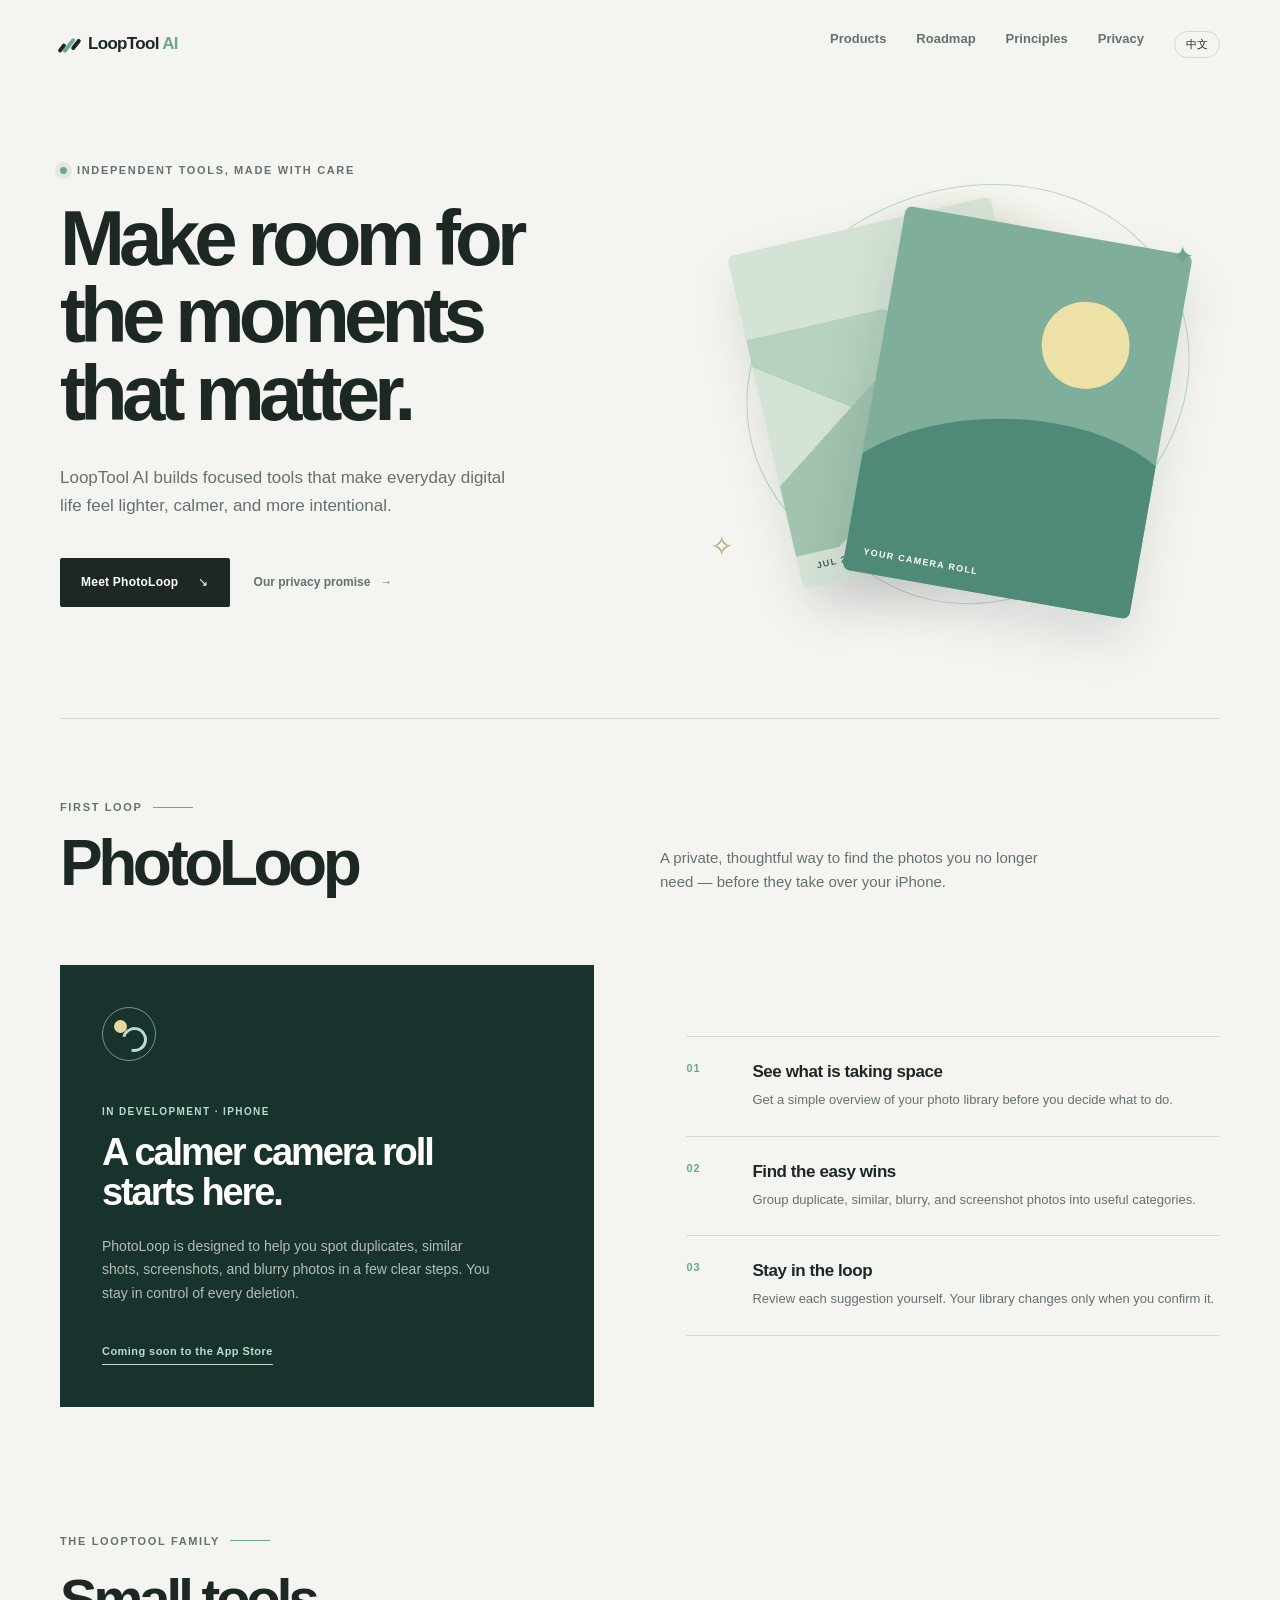
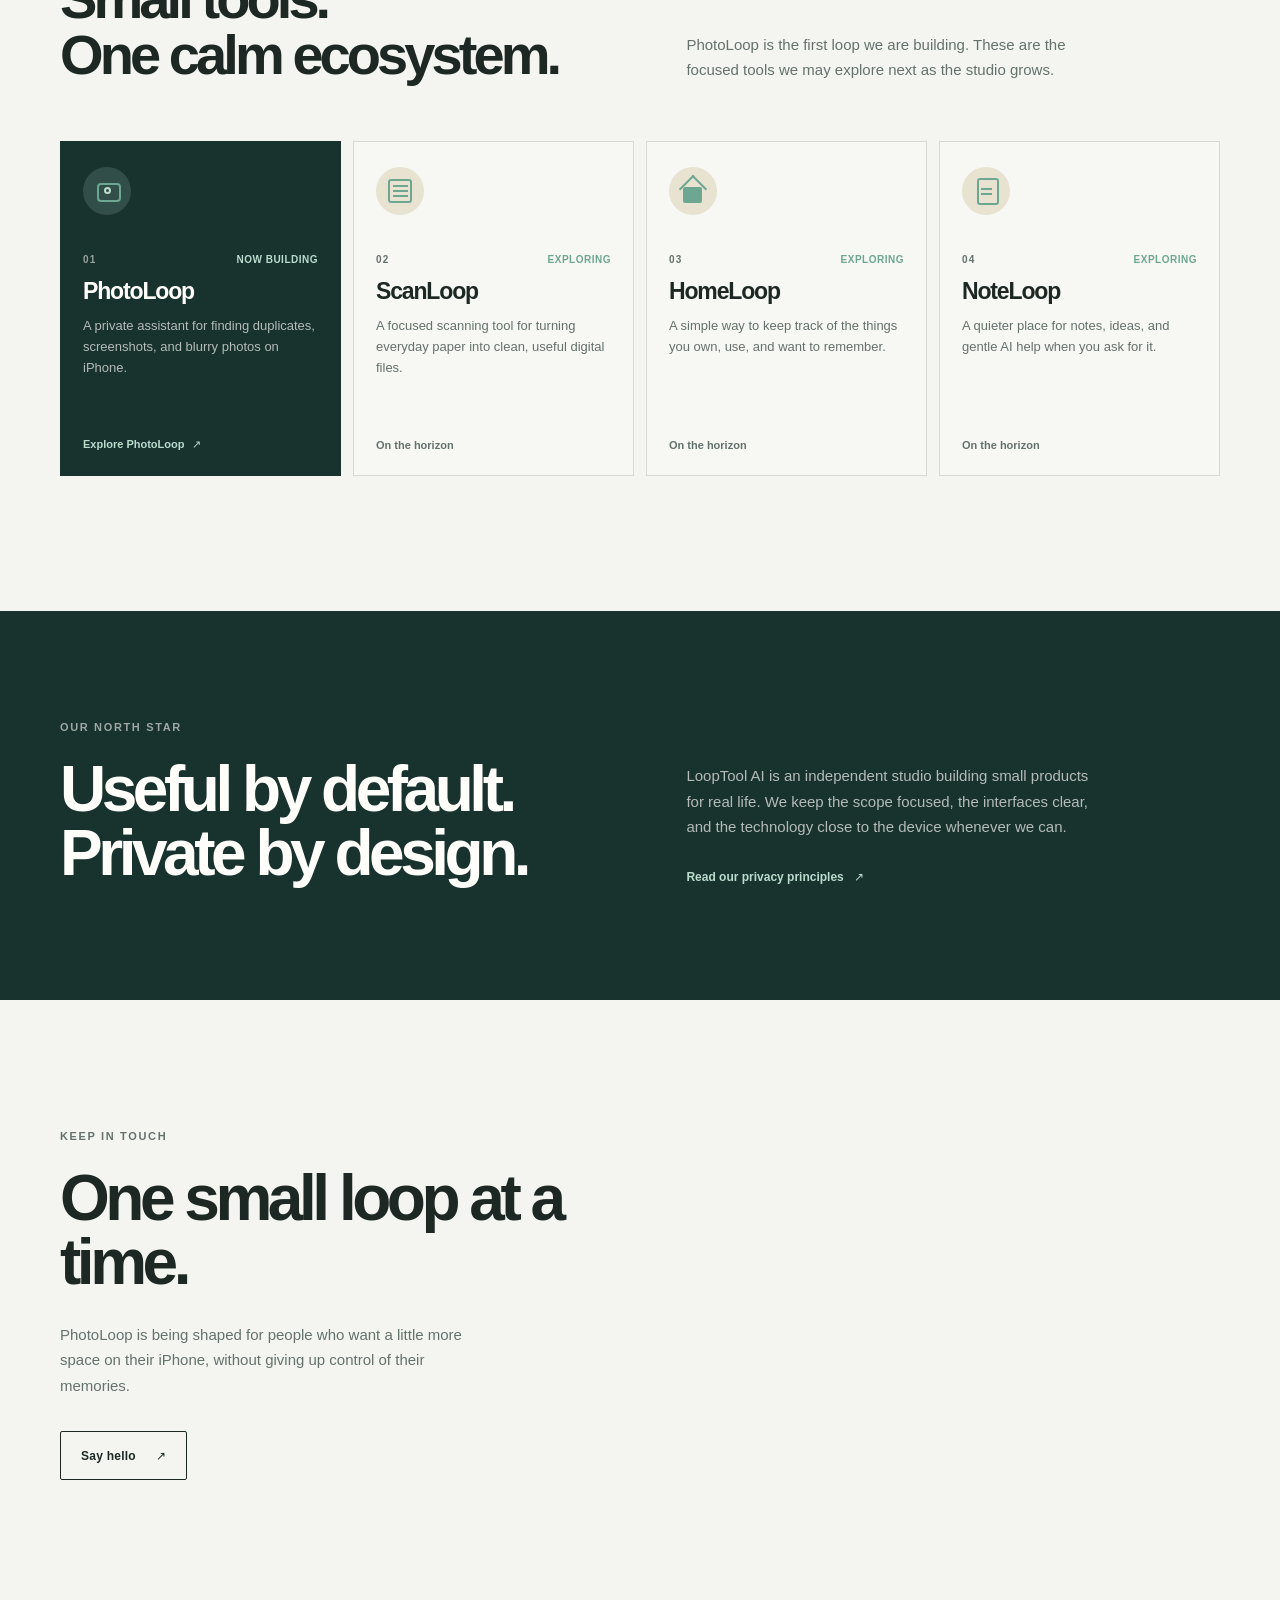
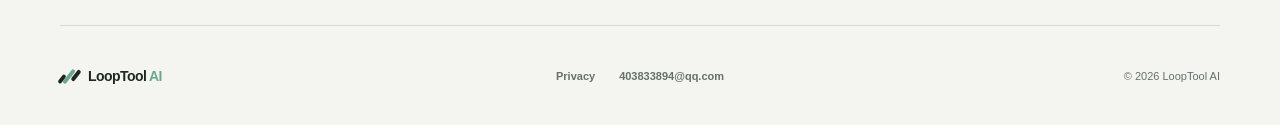
<file: index.html>
<!doctype html>
<html lang="en">
  <head>
    <meta charset="utf-8" />
    <meta name="viewport" content="width=device-width, initial-scale=1" />
    <meta name="theme-color" content="#f4f5f1" />
    <meta
      name="description"
      data-en="LoopTool AI makes small, thoughtful tools for everyday digital life. Meet PhotoLoop, a private photo organizing assistant for iPhone."
      data-zh="LoopTool AI 打造简洁、贴心的日常数字工具。认识 PhotoLoop——一款注重隐私的 iPhone 照片整理助手。"
      content="LoopTool AI makes small, thoughtful tools for everyday digital life. Meet PhotoLoop, a private photo organizing assistant for iPhone."
    />
    <title data-en="LoopTool AI — Small tools for everyday loops" data-zh="LoopTool AI — 让日常更轻松的小工具">LoopTool AI — Small tools for everyday loops</title>
    <link rel="stylesheet" href="styles.css" />
    <script src="script.js" defer></script>
  </head>
  <body>
    <header class="site-header">
      <a class="brand" href="index.html" aria-label="LoopTool AI home">
        <span class="brand-mark" aria-hidden="true"><span></span><span></span><span></span></span>
        <span>LoopTool <em>AI</em></span>
      </a>
      <nav class="site-nav" aria-label="Primary navigation">
        <a href="#product"><span data-en="Products" data-zh="产品">Products</span></a>
        <a href="#roadmap"><span data-en="Roadmap" data-zh="产品规划">Roadmap</span></a>
        <a href="#principles"><span data-en="Principles" data-zh="原则">Principles</span></a>
        <a href="privacy.html"><span data-en="Privacy" data-zh="隐私">Privacy</span></a>
        <button class="language-toggle" id="language-toggle" type="button" aria-label="Switch to Chinese">中文</button>
      </nav>
    </header>

    <main>
      <section class="hero page-width">
        <div class="hero-copy">
          <p class="eyebrow"><span class="eyebrow-dot"></span><span data-en="Independent tools, made with care" data-zh="独立开发，认真做好每个工具">Independent tools, made with care</span></p>
          <h1 data-en="Make room for the moments that matter." data-zh="为重要的时刻留出空间。">Make room for the moments that matter.</h1>
          <p class="hero-text" data-en="LoopTool AI builds focused tools that make everyday digital life feel lighter, calmer, and more intentional." data-zh="LoopTool AI 专注打造小而有用的工具，让日常数字生活更轻松、更从容、更有掌控感。">
            LoopTool AI builds focused tools that make everyday digital life feel lighter, calmer, and more intentional.
          </p>
          <div class="hero-actions">
            <a class="button button-dark" href="#product"><span data-en="Meet PhotoLoop" data-zh="了解 PhotoLoop">Meet PhotoLoop</span> <span aria-hidden="true">↘</span></a>
            <a class="text-link" href="privacy.html"><span data-en="Our privacy promise" data-zh="我们的隐私承诺">Our privacy promise</span> <span aria-hidden="true">→</span></a>
          </div>
        </div>

        <div class="hero-art" aria-label="Abstract illustration of organized photo memories" role="img">
          <div class="sun-glow"></div>
          <div class="orbit orbit-one"></div>
          <div class="orbit orbit-two"></div>
          <div class="memory-card memory-back">
            <div class="memory-shape shape-mountain"></div>
            <span>JUL 24</span>
          </div>
          <div class="memory-card memory-front">
            <div class="memory-shape shape-sun"></div>
            <div class="memory-shape shape-hill"></div>
            <span data-en="YOUR CAMERA ROLL" data-zh="你的相册">YOUR CAMERA ROLL</span>
          </div>
          <div class="spark spark-one">✦</div>
          <div class="spark spark-two">✧</div>
        </div>
      </section>

      <section class="product-section page-width" id="product">
        <div class="section-intro">
          <p class="eyebrow"><span data-en="First loop" data-zh="第一个产品">First loop</span> <span class="eyebrow-line"></span></p>
          <h2>PhotoLoop</h2>
          <p class="section-lede" data-en="A private, thoughtful way to find the photos you no longer need — before they take over your iPhone." data-zh="在照片占满 iPhone 之前，用一种注重隐私、清晰从容的方式找出不再需要的照片。">
            A private, thoughtful way to find the photos you no longer need — before they take over your iPhone.
          </p>
        </div>

        <div class="product-grid">
          <div class="product-panel">
            <div class="product-icon" aria-hidden="true">
              <span class="icon-sun"></span>
              <span class="icon-loop"></span>
            </div>
            <p class="product-status" data-en="In development · iPhone" data-zh="开发中 · iPhone">In development · iPhone</p>
            <h3 data-en="A calmer camera roll starts here." data-zh="从更清爽的相册开始。">A calmer camera roll starts here.</h3>
            <p data-en="PhotoLoop is designed to help you spot duplicates, similar shots, screenshots, and blurry photos in a few clear steps. You stay in control of every deletion." data-zh="PhotoLoop 会用几个清晰的步骤，帮助你找出重复、相似、截图和模糊照片。每一次删除都由你亲自确认。">
              PhotoLoop is designed to help you spot duplicates, similar shots, screenshots, and blurry photos in a few clear steps. You stay in control of every deletion.
            </p>
            <span class="coming-soon" data-en="Coming soon to the App Store" data-zh="即将登陆 App Store">Coming soon to the App Store</span>
          </div>

          <div class="feature-list" aria-label="PhotoLoop features">
            <div class="feature-item">
              <span class="feature-number">01</span>
              <div>
                <h3 data-en="See what is taking space" data-zh="看清空间被什么占用">See what is taking space</h3>
                <p data-en="Get a simple overview of your photo library before you decide what to do." data-zh="在决定如何整理之前，先清楚了解照片库的整体情况。">Get a simple overview of your photo library before you decide what to do.</p>
              </div>
            </div>
            <div class="feature-item">
              <span class="feature-number">02</span>
              <div>
                <h3 data-en="Find the easy wins" data-zh="先处理最容易的部分">Find the easy wins</h3>
                <p data-en="Group duplicate, similar, blurry, and screenshot photos into useful categories." data-zh="把重复、相似、模糊和截图照片整理成清晰的分类。">Group duplicate, similar, blurry, and screenshot photos into useful categories.</p>
              </div>
            </div>
            <div class="feature-item">
              <span class="feature-number">03</span>
              <div>
                <h3 data-en="Stay in the loop" data-zh="每一步都由你决定">Stay in the loop</h3>
                <p data-en="Review each suggestion yourself. Your library changes only when you confirm it." data-zh="亲自查看每一项建议。只有在你确认后，照片库才会发生变化。">Review each suggestion yourself. Your library changes only when you confirm it.</p>
              </div>
            </div>
          </div>
        </div>
      </section>

      <section class="roadmap-section page-width" id="roadmap">
        <div class="roadmap-heading">
          <div>
            <p class="eyebrow"><span data-en="The LoopTool family" data-zh="LoopTool 产品家族">The LoopTool family</span> <span class="eyebrow-line"></span></p>
            <h2 data-en="Small tools.<br />One calm ecosystem." data-zh="小工具。<br />组成一个轻盈的工具生态。">Small tools.<br />One calm ecosystem.</h2>
          </div>
          <p data-en="PhotoLoop is the first loop we are building. These are the focused tools we may explore next as the studio grows." data-zh="PhotoLoop 是我们正在打造的第一个产品。随着工作室发展，这些是我们可能继续探索的专注型工具。">
            PhotoLoop is the first loop we are building. These are the focused tools we may explore next as the studio grows.
          </p>
        </div>

        <div class="roadmap-grid">
          <article class="roadmap-card roadmap-card-featured">
            <div class="roadmap-icon roadmap-icon-photo" aria-hidden="true"><span></span></div>
            <div class="roadmap-meta"><span>01</span><span class="roadmap-status active-status" data-en="Now building" data-zh="正在开发">Now building</span></div>
            <h3>PhotoLoop</h3>
            <p data-en="A private assistant for finding duplicates, screenshots, and blurry photos on iPhone." data-zh="一款注重隐私的 iPhone 照片整理助手，帮助你找出重复、截图和模糊照片。">A private assistant for finding duplicates, screenshots, and blurry photos on iPhone.</p>
            <a href="#product" class="card-link"><span data-en="Explore PhotoLoop" data-zh="了解 PhotoLoop">Explore PhotoLoop</span> <span aria-hidden="true">↗</span></a>
          </article>
          <article class="roadmap-card">
            <div class="roadmap-icon roadmap-icon-scan" aria-hidden="true"><span></span></div>
            <div class="roadmap-meta"><span>02</span><span class="roadmap-status" data-en="Exploring" data-zh="规划中">Exploring</span></div>
            <h3>ScanLoop</h3>
            <p data-en="A focused scanning tool for turning everyday paper into clean, useful digital files." data-zh="一款专注的扫描工具，把日常纸张变成整洁、好用的数字文件。">A focused scanning tool for turning everyday paper into clean, useful digital files.</p>
            <span class="card-link muted-link" data-en="On the horizon" data-zh="未来探索">On the horizon</span>
          </article>
          <article class="roadmap-card">
            <div class="roadmap-icon roadmap-icon-home" aria-hidden="true"><span></span></div>
            <div class="roadmap-meta"><span>03</span><span class="roadmap-status" data-en="Exploring" data-zh="规划中">Exploring</span></div>
            <h3>HomeLoop</h3>
            <p data-en="A simple way to keep track of the things you own, use, and want to remember." data-zh="用一种简单的方式记录你拥有、使用和想要记住的物品。">A simple way to keep track of the things you own, use, and want to remember.</p>
            <span class="card-link muted-link" data-en="On the horizon" data-zh="未来探索">On the horizon</span>
          </article>
          <article class="roadmap-card">
            <div class="roadmap-icon roadmap-icon-note" aria-hidden="true"><span></span></div>
            <div class="roadmap-meta"><span>04</span><span class="roadmap-status" data-en="Exploring" data-zh="规划中">Exploring</span></div>
            <h3>NoteLoop</h3>
            <p data-en="A quieter place for notes, ideas, and gentle AI help when you ask for it." data-zh="一个更安静的空间，用来记录笔记、想法，并在你需要时提供温和的 AI 帮助。">A quieter place for notes, ideas, and gentle AI help when you ask for it.</p>
            <span class="card-link muted-link" data-en="On the horizon" data-zh="未来探索">On the horizon</span>
          </article>
        </div>
      </section>

      <section class="principles-section" id="principles">
        <div class="page-width principles-wrap">
          <div>
            <p class="eyebrow eyebrow-light" data-en="Our north star" data-zh="我们的方向">Our north star</p>
            <h2 data-en="Useful by default.<br />Private by design." data-zh="默认实用。<br />隐私优先。">Useful by default.<br />Private by design.</h2>
          </div>
          <div class="principles-copy">
            <p data-en="LoopTool AI is an independent studio building small products for real life. We keep the scope focused, the interfaces clear, and the technology close to the device whenever we can." data-zh="LoopTool AI 是一个为真实生活打造小产品的独立工作室。我们保持功能聚焦、界面清晰，并尽可能让技术在设备本地运行。">
              LoopTool AI is an independent studio building small products for real life. We keep the scope focused, the interfaces clear, and the technology close to the device whenever we can.
            </p>
            <a class="light-link" href="privacy.html"><span data-en="Read our privacy principles" data-zh="阅读我们的隐私原则">Read our privacy principles</span> <span aria-hidden="true">↗</span></a>
          </div>
        </div>
      </section>

      <section class="closing-section page-width">
        <p class="eyebrow" data-en="Keep in touch" data-zh="保持联系">Keep in touch</p>
        <h2 data-en="One small loop at a time." data-zh="一次做好一个小工具。">One small loop at a time.</h2>
        <p data-en="PhotoLoop is being shaped for people who want a little more space on their iPhone, without giving up control of their memories." data-zh="PhotoLoop 为那些想在 iPhone 上留出更多空间、同时掌控自己记忆的人而打造。">PhotoLoop is being shaped for people who want a little more space on their iPhone, without giving up control of their memories.</p>
        <a class="button button-outline" href="mailto:403833894@qq.com"><span data-en="Say hello" data-zh="联系我">Say hello</span> <span aria-hidden="true">↗</span></a>
      </section>
    </main>

    <footer class="site-footer page-width">
      <a class="brand" href="index.html" aria-label="LoopTool AI home">
        <span class="brand-mark" aria-hidden="true"><span></span><span></span><span></span></span>
        <span>LoopTool <em>AI</em></span>
      </a>
      <div class="footer-links">
        <a href="privacy.html"><span data-en="Privacy" data-zh="隐私">Privacy</span></a>
        <a href="mailto:403833894@qq.com">403833894@qq.com</a>
      </div>
      <p data-en="© 2026 LoopTool AI" data-zh="© 2026 LoopTool AI">© 2026 LoopTool AI</p>
    </footer>
  </body>
</html>
</file>
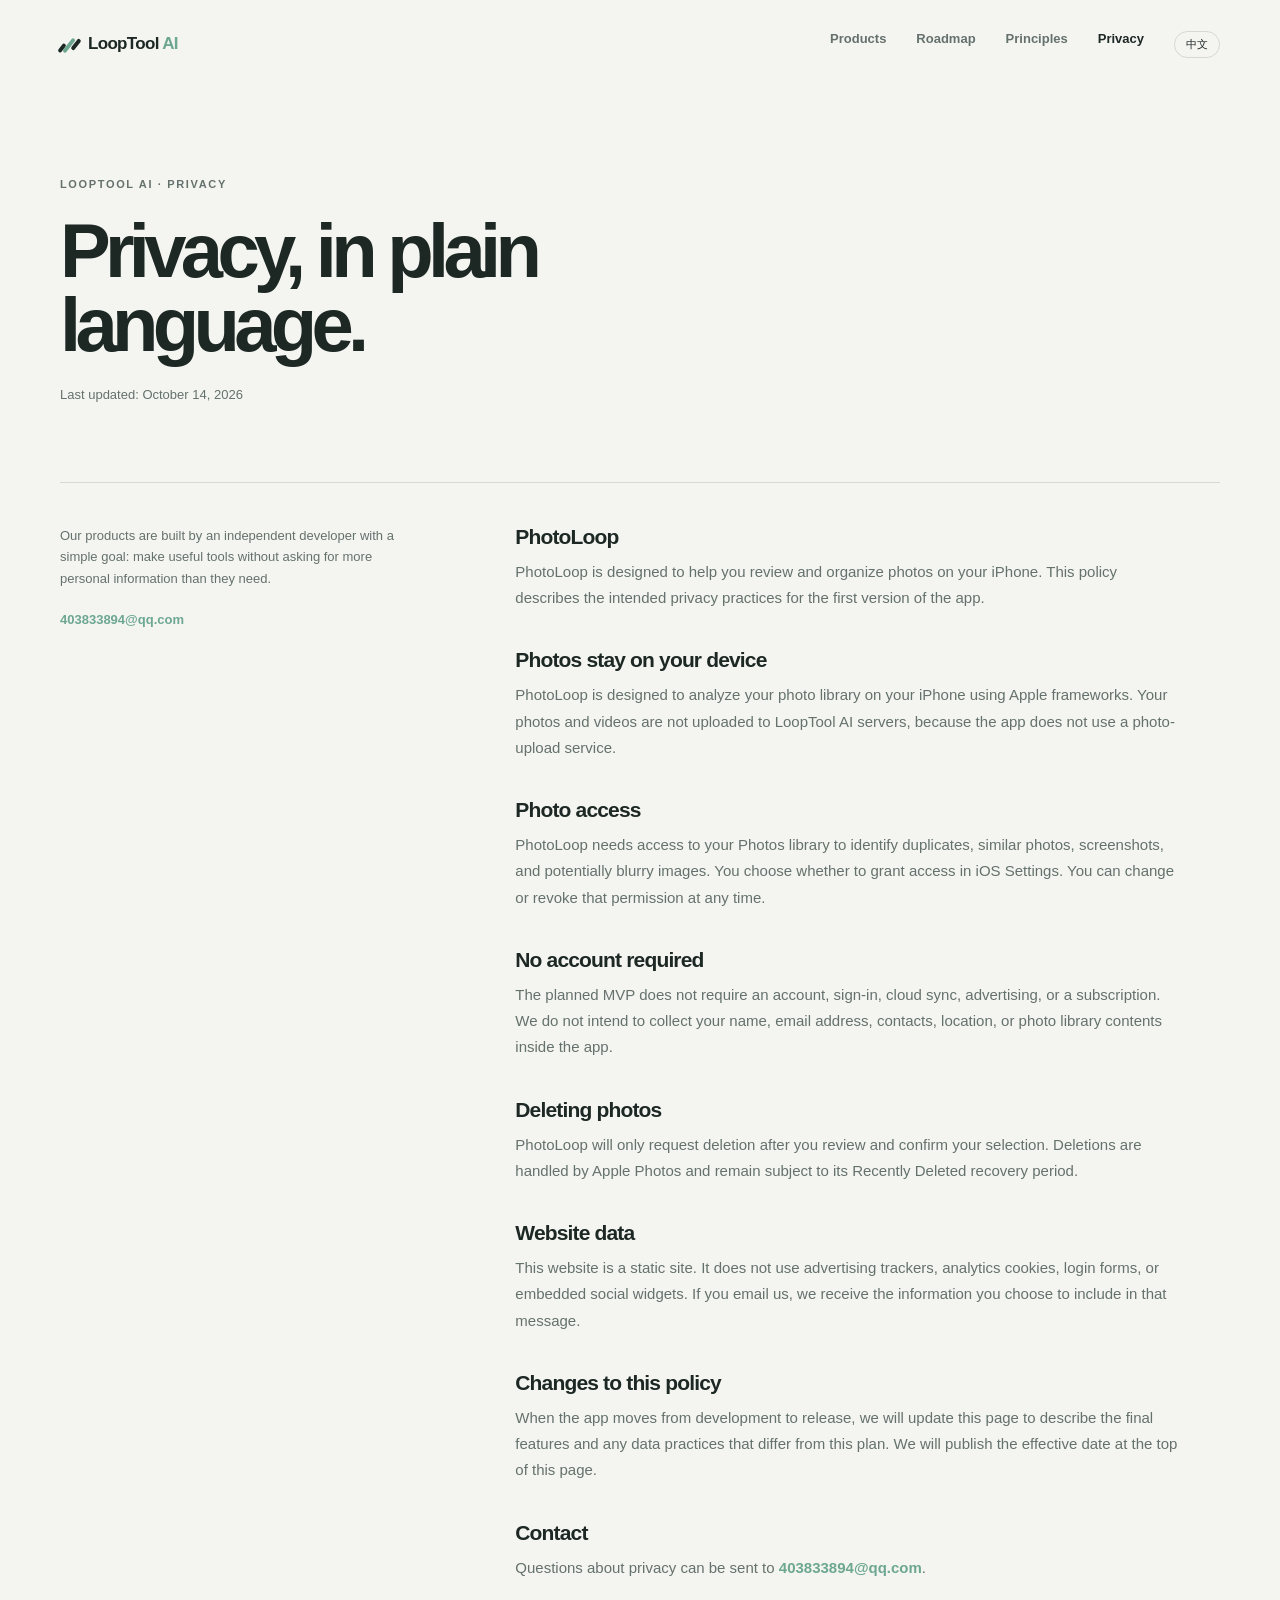
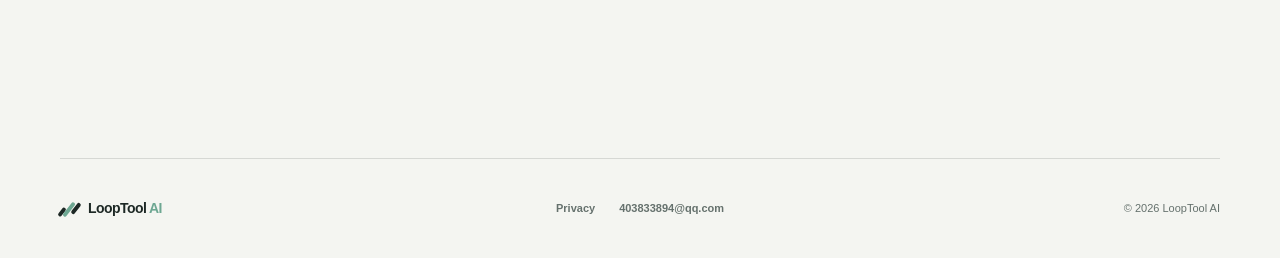
<file: privacy.html>
<!doctype html>
<html lang="en">
  <head>
    <meta charset="utf-8" />
    <meta name="viewport" content="width=device-width, initial-scale=1" />
    <meta name="theme-color" content="#f4f5f1" />
    <meta name="description" data-en="LoopTool AI privacy principles and PhotoLoop privacy policy." data-zh="LoopTool AI 隐私原则与 PhotoLoop 隐私政策。" content="LoopTool AI privacy principles and PhotoLoop privacy policy." />
    <title data-en="Privacy — LoopTool AI" data-zh="隐私 — LoopTool AI">Privacy — LoopTool AI</title>
    <link rel="stylesheet" href="styles.css" />
    <script src="script.js" defer></script>
  </head>
  <body>
    <header class="site-header">
      <a class="brand" href="index.html" aria-label="LoopTool AI home">
        <span class="brand-mark" aria-hidden="true"><span></span><span></span><span></span></span>
        <span>LoopTool <em>AI</em></span>
      </a>
      <nav class="site-nav" aria-label="Primary navigation">
        <a href="index.html#product"><span data-en="Products" data-zh="产品">Products</span></a>
        <a href="index.html#roadmap"><span data-en="Roadmap" data-zh="产品规划">Roadmap</span></a>
        <a href="index.html#principles"><span data-en="Principles" data-zh="原则">Principles</span></a>
        <a class="active" href="privacy.html"><span data-en="Privacy" data-zh="隐私">Privacy</span></a>
        <button class="language-toggle" id="language-toggle" type="button" aria-label="Switch to Chinese">中文</button>
      </nav>
    </header>

    <main class="legal-page page-width">
      <p class="eyebrow" data-en="LoopTool AI · Privacy" data-zh="LoopTool AI · 隐私">LoopTool AI · Privacy</p>
      <h1 data-en="Privacy, in plain language." data-zh="用简单的话说明隐私。">Privacy, in plain language.</h1>
      <p class="legal-updated" data-en="Last updated: October 14, 2026" data-zh="最后更新：2026 年 10 月 14 日">Last updated: October 14, 2026</p>

      <div class="legal-layout">
        <aside class="legal-aside">
          <p data-en="Our products are built by an independent developer with a simple goal: make useful tools without asking for more personal information than they need." data-zh="我们的产品由独立开发者打造，目标很简单：提供有用的工具，不索取超出实际需要的个人信息。">Our products are built by an independent developer with a simple goal: make useful tools without asking for more personal information than they need.</p>
          <a href="mailto:403833894@qq.com">403833894@qq.com</a>
        </aside>

        <article class="legal-content">
          <h2>PhotoLoop</h2>
          <p data-en="PhotoLoop is designed to help you review and organize photos on your iPhone. This policy describes the intended privacy practices for the first version of the app." data-zh="PhotoLoop 用于帮助你查看和整理 iPhone 上的照片。本政策说明了应用第一版计划采用的隐私做法。">PhotoLoop is designed to help you review and organize photos on your iPhone. This policy describes the intended privacy practices for the first version of the app.</p>

          <h2 data-en="Photos stay on your device" data-zh="照片留在你的设备上">Photos stay on your device</h2>
          <p data-en="PhotoLoop is designed to analyze your photo library on your iPhone using Apple frameworks. Your photos and videos are not uploaded to LoopTool AI servers, because the app does not use a photo-upload service." data-zh="PhotoLoop 计划使用 Apple 原生框架在 iPhone 本地分析照片库。你的照片和视频不会上传到 LoopTool AI 服务器，因为应用不提供照片上传服务。">PhotoLoop is designed to analyze your photo library on your iPhone using Apple frameworks. Your photos and videos are not uploaded to LoopTool AI servers, because the app does not use a photo-upload service.</p>

          <h2 data-en="Photo access" data-zh="照片权限">Photo access</h2>
          <p data-en="PhotoLoop needs access to your Photos library to identify duplicates, similar photos, screenshots, and potentially blurry images. You choose whether to grant access in iOS Settings. You can change or revoke that permission at any time." data-zh="PhotoLoop 需要访问照片库，以识别重复照片、相似照片、截图和可能模糊的图片。你可以在 iOS 设置中决定是否授权，也可以随时修改或撤销权限。">PhotoLoop needs access to your Photos library to identify duplicates, similar photos, screenshots, and potentially blurry images. You choose whether to grant access in iOS Settings. You can change or revoke that permission at any time.</p>

          <h2 data-en="No account required" data-zh="无需账号">No account required</h2>
          <p data-en="The planned MVP does not require an account, sign-in, cloud sync, advertising, or a subscription. We do not intend to collect your name, email address, contacts, location, or photo library contents inside the app." data-zh="计划中的 MVP 不需要账号、登录、云同步、广告或订阅。我们不打算在应用内收集你的姓名、邮箱、联系人、位置或照片库内容。">The planned MVP does not require an account, sign-in, cloud sync, advertising, or a subscription. We do not intend to collect your name, email address, contacts, location, or photo library contents inside the app.</p>

          <h2 data-en="Deleting photos" data-zh="删除照片">Deleting photos</h2>
          <p data-en="PhotoLoop will only request deletion after you review and confirm your selection. Deletions are handled by Apple Photos and remain subject to its Recently Deleted recovery period." data-zh="只有在你查看并确认选择后，PhotoLoop 才会请求删除照片。删除操作由 Apple 照片处理，并遵循“最近删除”中的恢复期限。">PhotoLoop will only request deletion after you review and confirm your selection. Deletions are handled by Apple Photos and remain subject to its Recently Deleted recovery period.</p>

          <h2 data-en="Website data" data-zh="网站数据">Website data</h2>
          <p data-en="This website is a static site. It does not use advertising trackers, analytics cookies, login forms, or embedded social widgets. If you email us, we receive the information you choose to include in that message." data-zh="本网站是一个静态网站，不使用广告跟踪器、分析 Cookie、登录表单或嵌入式社交组件。如果你给我们发邮件，我们会收到你选择在邮件中提供的信息。">This website is a static site. It does not use advertising trackers, analytics cookies, login forms, or embedded social widgets. If you email us, we receive the information you choose to include in that message.</p>

          <h2 data-en="Changes to this policy" data-zh="政策变更">Changes to this policy</h2>
          <p data-en="When the app moves from development to release, we will update this page to describe the final features and any data practices that differ from this plan. We will publish the effective date at the top of this page." data-zh="当应用从开发阶段进入正式发布阶段时，我们会更新本页面，说明最终功能以及与当前计划不同的数据做法，并在页面顶部标注生效日期。">When the app moves from development to release, we will update this page to describe the final features and any data practices that differ from this plan. We will publish the effective date at the top of this page.</p>

          <h2 data-en="Contact" data-zh="联系方式">Contact</h2>
          <p><span data-en="Questions about privacy can be sent to" data-zh="如果你有隐私相关问题，可以发送邮件至">Questions about privacy can be sent to</span> <a href="mailto:403833894@qq.com">403833894@qq.com</a>.</p>
        </article>
      </div>
    </main>

    <footer class="site-footer page-width">
      <a class="brand" href="index.html" aria-label="LoopTool AI home">
        <span class="brand-mark" aria-hidden="true"><span></span><span></span><span></span></span>
        <span>LoopTool <em>AI</em></span>
      </a>
      <div class="footer-links">
        <a href="privacy.html"><span data-en="Privacy" data-zh="隐私">Privacy</span></a>
        <a href="mailto:403833894@qq.com">403833894@qq.com</a>
      </div>
      <p data-en="© 2026 LoopTool AI" data-zh="© 2026 LoopTool AI">© 2026 LoopTool AI</p>
    </footer>
  </body>
</html>
</file>
<file: styles.css>
:root {
  --ink: #1d2825;
  --muted: #65716d;
  --paper: #f4f5f1;
  --line: rgba(29, 40, 37, 0.14);
  --mint: #b9dccd;
  --mint-deep: #6da792;
  --cream: #e8e2d0;
  --night: #18322e;
  --white: #fffefa;
  --page: min(1160px, calc(100% - 48px));
  font-family: Inter, ui-sans-serif, -apple-system, BlinkMacSystemFont, "Segoe UI", sans-serif;
  color: var(--ink);
  background: var(--paper);
  font-synthesis: none;
  text-rendering: optimizeLegibility;
}

* { box-sizing: border-box; }
html { scroll-behavior: smooth; }
body { margin: 0; background: var(--paper); }
a { color: inherit; text-decoration: none; }
a:focus-visible { outline: 3px solid var(--mint-deep); outline-offset: 4px; }
.page-width { width: var(--page); margin-inline: auto; }

.site-header {
  width: var(--page);
  margin: 0 auto;
  min-height: 88px;
  display: flex;
  align-items: center;
  justify-content: space-between;
  gap: 24px;
}
.brand { display: inline-flex; align-items: center; gap: 10px; font-size: 17px; font-weight: 750; letter-spacing: -0.04em; }
.brand em { color: var(--mint-deep); font-style: normal; }
.brand-mark { display: inline-flex; align-items: end; gap: 3px; height: 19px; }
.brand-mark span { display: block; width: 4px; border-radius: 4px; background: var(--ink); transform: rotate(38deg); }
.brand-mark span:nth-child(1) { height: 10px; margin-bottom: 1px; }
.brand-mark span:nth-child(2) { height: 17px; background: var(--mint-deep); }
.brand-mark span:nth-child(3) { height: 13px; margin-bottom: 3px; }
.site-nav { display: flex; gap: 30px; color: var(--muted); font-size: 13px; font-weight: 650; }
.site-nav a { transition: color 180ms ease; }
.site-nav a:hover, .site-nav a.active { color: var(--ink); }
.language-toggle { appearance: none; border: 1px solid var(--line); border-radius: 999px; padding: 7px 11px; color: var(--ink); background: transparent; cursor: pointer; font: inherit; font-size: 11px; font-weight: 750; line-height: 1; transition: border-color 180ms ease, background 180ms ease, color 180ms ease; }
.language-toggle:hover { border-color: var(--mint-deep); color: var(--mint-deep); background: rgba(185, 220, 205, .18); }

.hero { min-height: 630px; display: grid; grid-template-columns: minmax(0, 0.95fr) minmax(360px, 1.05fr); align-items: center; gap: clamp(50px, 9vw, 130px); padding: 55px 0 90px; }
.eyebrow { display: flex; align-items: center; gap: 10px; margin: 0 0 24px; color: var(--muted); font-size: 11px; font-weight: 750; letter-spacing: 0.15em; text-transform: uppercase; }
.eyebrow-dot { width: 7px; height: 7px; display: inline-block; border-radius: 50%; background: var(--mint-deep); box-shadow: 0 0 0 5px rgba(109, 167, 146, 0.16); }
.hero h1 { max-width: 600px; margin: 0; font-size: clamp(47px, 6.1vw, 78px); line-height: 0.99; letter-spacing: -0.075em; font-weight: 720; }
.hero-text { max-width: 450px; margin: 32px 0 0; color: var(--muted); font-size: 17px; line-height: 1.65; }
.hero-actions { display: flex; align-items: center; flex-wrap: wrap; gap: 24px; margin-top: 38px; }
.button { display: inline-flex; align-items: center; gap: 20px; min-height: 49px; padding: 0 20px; border: 1px solid transparent; border-radius: 2px; font-size: 12px; font-weight: 750; letter-spacing: 0.02em; transition: transform 180ms ease, background 180ms ease; }
.button:hover { transform: translateY(-2px); }
.button-dark { color: var(--white); background: var(--ink); }
.button-outline { border-color: var(--ink); }
.text-link, .light-link { display: inline-flex; gap: 10px; align-items: center; font-size: 12px; font-weight: 750; }
.text-link { color: var(--muted); }
.text-link:hover, .light-link:hover { color: var(--mint-deep); }

.hero-art { position: relative; width: min(100%, 520px); aspect-ratio: 1 / 0.9; justify-self: end; isolation: isolate; }
.sun-glow { position: absolute; width: 70%; aspect-ratio: 1; top: 7%; left: 16%; border-radius: 50%; background: radial-gradient(circle, #fffdf0 0 12%, #e8e2d0 44%, rgba(232, 226, 208, 0) 70%); }
.orbit { position: absolute; border: 1px solid rgba(109, 167, 146, 0.43); border-radius: 50%; transform: rotate(-22deg); }
.orbit-one { inset: 8% 5% 10% 8%; }
.orbit-two { inset: 20% 14% 3% 18%; border-color: rgba(29, 40, 37, 0.18); transform: rotate(35deg); }
.memory-card { position: absolute; overflow: hidden; border-radius: 7px; box-shadow: 0 24px 50px rgba(29, 40, 37, 0.13); }
.memory-card span { position: absolute; left: 18px; bottom: 16px; font-size: 9px; font-weight: 800; letter-spacing: 0.15em; }
.memory-back { width: 52%; aspect-ratio: 0.79; top: 15%; left: 12%; color: rgba(29, 40, 37, 0.72); background: #d5e3d7; transform: rotate(-13deg); }
.memory-front { width: 56%; aspect-ratio: 0.79; right: 11%; bottom: 5%; color: var(--white); background: #7fae9a; transform: rotate(10deg); }
.memory-shape { position: absolute; }
.shape-mountain { width: 120%; height: 65%; left: -4%; bottom: 10%; background: linear-gradient(145deg, transparent 35%, #8fb9a2 35% 58%, transparent 58%), linear-gradient(35deg, transparent 45%, #a9cdb5 45% 73%, transparent 73%); opacity: .75; }
.shape-sun { width: 30%; aspect-ratio: 1; right: 16%; top: 17%; border-radius: 50%; background: #ede1a8; }
.shape-hill { width: 130%; height: 60%; left: -14%; bottom: -12%; border-radius: 50% 50% 0 0; background: #4e8a77; transform: rotate(-10deg); }
.spark { position: absolute; color: var(--mint-deep); font-size: 28px; }
.spark-one { right: 5%; top: 19%; }
.spark-two { left: 2%; bottom: 12%; color: #b9a779; }

.product-section { padding: 82px 0 128px; border-top: 1px solid var(--line); }
.section-intro { display: grid; grid-template-columns: 1fr 1fr; column-gap: 40px; align-items: end; }
.section-intro .eyebrow { grid-column: 1 / -1; margin-bottom: 18px; }
.eyebrow-line { display: inline-block; width: 40px; height: 1px; background: var(--mint-deep); }
.section-intro h2, .principles-section h2, .closing-section h2 { margin: 0; font-size: clamp(40px, 5.3vw, 64px); line-height: 1; letter-spacing: -0.07em; }
.section-lede { max-width: 390px; margin: 0; color: var(--muted); font-size: 15px; line-height: 1.65; }
.product-grid { display: grid; grid-template-columns: 1fr 1fr; gap: 8%; margin-top: 70px; }
.product-panel { min-height: 395px; padding: 42px; color: var(--white); background: var(--night); }
.product-icon { position: relative; width: 54px; height: 54px; margin-bottom: 45px; border: 1px solid rgba(255, 254, 250, .45); border-radius: 50%; }
.icon-sun { position: absolute; width: 13px; height: 13px; left: 11px; top: 12px; border-radius: 50%; background: #e6d99f; }
.icon-loop { position: absolute; width: 25px; height: 25px; right: 8px; bottom: 8px; border: 3px solid var(--mint); border-left-color: transparent; border-radius: 50%; transform: rotate(-30deg); }
.product-status { margin: 0 0 15px; color: var(--mint); font-size: 10px; font-weight: 750; letter-spacing: .14em; text-transform: uppercase; }
.product-panel h3 { max-width: 340px; margin: 0; font-size: clamp(28px, 3vw, 38px); line-height: 1.06; letter-spacing: -.055em; }
.product-panel > p:not(.product-status) { max-width: 390px; margin: 22px 0 35px; color: rgba(255, 254, 250, .68); font-size: 14px; line-height: 1.7; }
.coming-soon { display: inline-block; padding-bottom: 7px; border-bottom: 1px solid var(--mint); color: var(--mint); font-size: 11px; font-weight: 750; letter-spacing: .04em; }
.feature-list { display: flex; flex-direction: column; justify-content: center; }
.feature-item { display: grid; grid-template-columns: 48px 1fr; gap: 18px; padding: 25px 0; border-bottom: 1px solid var(--line); }
.feature-item:first-child { border-top: 1px solid var(--line); }
.feature-number { color: var(--mint-deep); font-size: 11px; font-weight: 750; letter-spacing: .1em; }
.feature-item h3 { margin: 0 0 8px; font-size: 17px; letter-spacing: -.025em; }
.feature-item p { margin: 0; color: var(--muted); font-size: 13px; line-height: 1.6; }

.roadmap-section { padding: 0 0 135px; }
.roadmap-heading { display: grid; grid-template-columns: 1fr 1fr; gap: 8%; align-items: end; padding-bottom: 58px; }
.roadmap-heading h2 { margin: 0; font-size: clamp(38px, 4.4vw, 56px); line-height: 1; letter-spacing: -.07em; }
.roadmap-heading > p { max-width: 390px; margin: 0; color: var(--muted); font-size: 15px; line-height: 1.7; }
.roadmap-grid { display: grid; grid-template-columns: repeat(4, 1fr); gap: 12px; }
.roadmap-card { min-height: 335px; padding: 25px 22px 24px; border: 1px solid var(--line); display: flex; flex-direction: column; background: rgba(255, 254, 250, .22); transition: transform 180ms ease, border-color 180ms ease, background 180ms ease; }
.roadmap-card:hover { border-color: rgba(109, 167, 146, .7); background: var(--white); transform: translateY(-4px); }
.roadmap-card-featured { color: var(--white); background: var(--night); border-color: var(--night); }
.roadmap-card-featured:hover { background: var(--night); }
.roadmap-icon { position: relative; width: 48px; height: 48px; margin-bottom: 39px; border-radius: 50%; background: var(--cream); }
.roadmap-card-featured .roadmap-icon { background: rgba(185, 220, 205, .16); }
.roadmap-icon-photo::before { content: ""; position: absolute; width: 20px; height: 15px; left: 14px; top: 16px; border: 2px solid var(--mint-deep); border-radius: 4px; }
.roadmap-icon-photo span { position: absolute; width: 7px; height: 7px; left: 21px; top: 20px; border: 2px solid var(--mint); border-radius: 50%; }
.roadmap-icon-scan::before { content: ""; position: absolute; inset: 12px; border: 2px solid var(--mint-deep); border-radius: 3px; }
.roadmap-icon-scan span { position: absolute; width: 15px; height: 2px; left: 17px; top: 23px; background: var(--mint-deep); box-shadow: 0 -5px 0 var(--mint-deep), 0 5px 0 var(--mint-deep); }
.roadmap-icon-home::before { content: ""; position: absolute; width: 19px; height: 16px; left: 14px; top: 20px; background: var(--mint-deep); border-radius: 2px; }
.roadmap-icon-home span { position: absolute; width: 20px; height: 20px; left: 14px; top: 12px; border-left: 2px solid var(--mint-deep); border-top: 2px solid var(--mint-deep); transform: rotate(45deg); }
.roadmap-icon-note::before { content: ""; position: absolute; width: 18px; height: 23px; left: 15px; top: 11px; border: 2px solid var(--mint-deep); border-radius: 3px; }
.roadmap-icon-note span { position: absolute; width: 11px; height: 2px; left: 19px; top: 21px; background: var(--mint-deep); box-shadow: 0 5px 0 var(--mint-deep); }
.roadmap-meta { display: flex; justify-content: space-between; align-items: center; gap: 10px; margin-bottom: 13px; color: var(--muted); font-size: 10px; font-weight: 750; letter-spacing: .12em; text-transform: uppercase; }
.roadmap-card-featured .roadmap-meta { color: rgba(255, 254, 250, .55); }
.roadmap-status { color: var(--mint-deep); letter-spacing: .05em; }
.active-status { color: var(--mint); }
.roadmap-card h3 { margin: 0 0 11px; font-size: 23px; letter-spacing: -.05em; }
.roadmap-card p { margin: 0; color: var(--muted); font-size: 13px; line-height: 1.6; }
.roadmap-card-featured p { color: rgba(255, 254, 250, .68); }
.card-link { display: inline-flex; align-items: center; gap: 8px; margin-top: auto; padding-top: 22px; color: var(--mint-deep); font-size: 11px; font-weight: 750; }
.roadmap-card-featured .card-link { color: var(--mint); }
.muted-link { color: var(--muted); }

.principles-section { color: var(--white); background: var(--night); }
.principles-wrap { display: grid; grid-template-columns: 1fr 1fr; gap: 8%; padding-top: 110px; padding-bottom: 115px; }
.eyebrow-light { color: rgba(255, 254, 250, .58); }
.principles-section h2 { color: var(--white); }
.principles-copy { align-self: end; max-width: 410px; }
.principles-copy p { margin: 0 0 27px; color: rgba(255, 254, 250, .68); font-size: 15px; line-height: 1.7; }
.light-link { color: var(--mint); }
.closing-section { padding: 130px 0 145px; }
.closing-section h2 { max-width: 640px; }
.closing-section > p:not(.eyebrow) { max-width: 430px; margin: 28px 0 30px; color: var(--muted); font-size: 15px; line-height: 1.7; }
.closing-section .button { margin-top: 3px; }
.site-footer { display: grid; grid-template-columns: 1fr auto 1fr; align-items: center; gap: 20px; min-height: 100px; border-top: 1px solid var(--line); color: var(--muted); font-size: 11px; }
.site-footer .brand { color: var(--ink); font-size: 14px; }
.footer-links { display: flex; gap: 24px; font-weight: 650; }
.footer-links a:hover { color: var(--ink); }
.site-footer > p { justify-self: end; margin: 0; }

.legal-page { padding: 90px 0 140px; }
.legal-page > h1 { max-width: 650px; margin: 0; font-size: clamp(46px, 6vw, 76px); line-height: .98; letter-spacing: -.075em; }
.legal-updated { margin: 24px 0 80px; color: var(--muted); font-size: 13px; }
.legal-layout { display: grid; grid-template-columns: minmax(190px, .65fr) minmax(0, 1.35fr); gap: 10%; padding-top: 42px; border-top: 1px solid var(--line); }
.legal-aside { color: var(--muted); font-size: 13px; line-height: 1.65; }
.legal-aside p { margin: 0 0 20px; }
.legal-aside a, .legal-content a { color: var(--mint-deep); font-weight: 700; }
.legal-content { max-width: 670px; }
.legal-content h2 { margin: 0 0 10px; font-size: 21px; letter-spacing: -.04em; }
.legal-content p { margin: 0 0 37px; color: var(--muted); font-size: 15px; line-height: 1.75; }

@media (max-width: 760px) {
  :root { --page: min(100% - 36px, 600px); }
  .site-header { min-height: 74px; }
  .site-nav { gap: 12px; font-size: 11px; }
  .hero { display: flex; flex-direction: column; align-items: start; min-height: 0; padding: 70px 0 100px; gap: 52px; }
  .hero-art { width: min(100%, 480px); align-self: center; }
  .hero h1 { font-size: clamp(47px, 13vw, 70px); }
  .section-intro, .product-grid, .principles-wrap, .legal-layout { grid-template-columns: 1fr; }
  .roadmap-heading { grid-template-columns: 1fr; gap: 25px; }
  .roadmap-grid { grid-template-columns: repeat(2, 1fr); }
  .section-lede { margin-top: 25px; }
  .product-grid { gap: 60px; margin-top: 50px; }
  .product-panel { padding: 32px; }
  .principles-wrap { gap: 55px; padding-top: 80px; padding-bottom: 85px; }
  .closing-section { padding: 90px 0 105px; }
  .site-footer { grid-template-columns: 1fr auto; padding: 24px 0; }
  .site-footer > p { grid-column: 1 / -1; justify-self: start; }
  .legal-page { padding: 65px 0 90px; }
  .legal-updated { margin-bottom: 55px; }
  .legal-layout { gap: 45px; }
}

@media (max-width: 480px) {
  .roadmap-grid { grid-template-columns: 1fr; }
}

@media (prefers-reduced-motion: reduce) {
  html { scroll-behavior: auto; }
  *, *::before, *::after { transition-duration: .01ms !important; }
}
</file>
